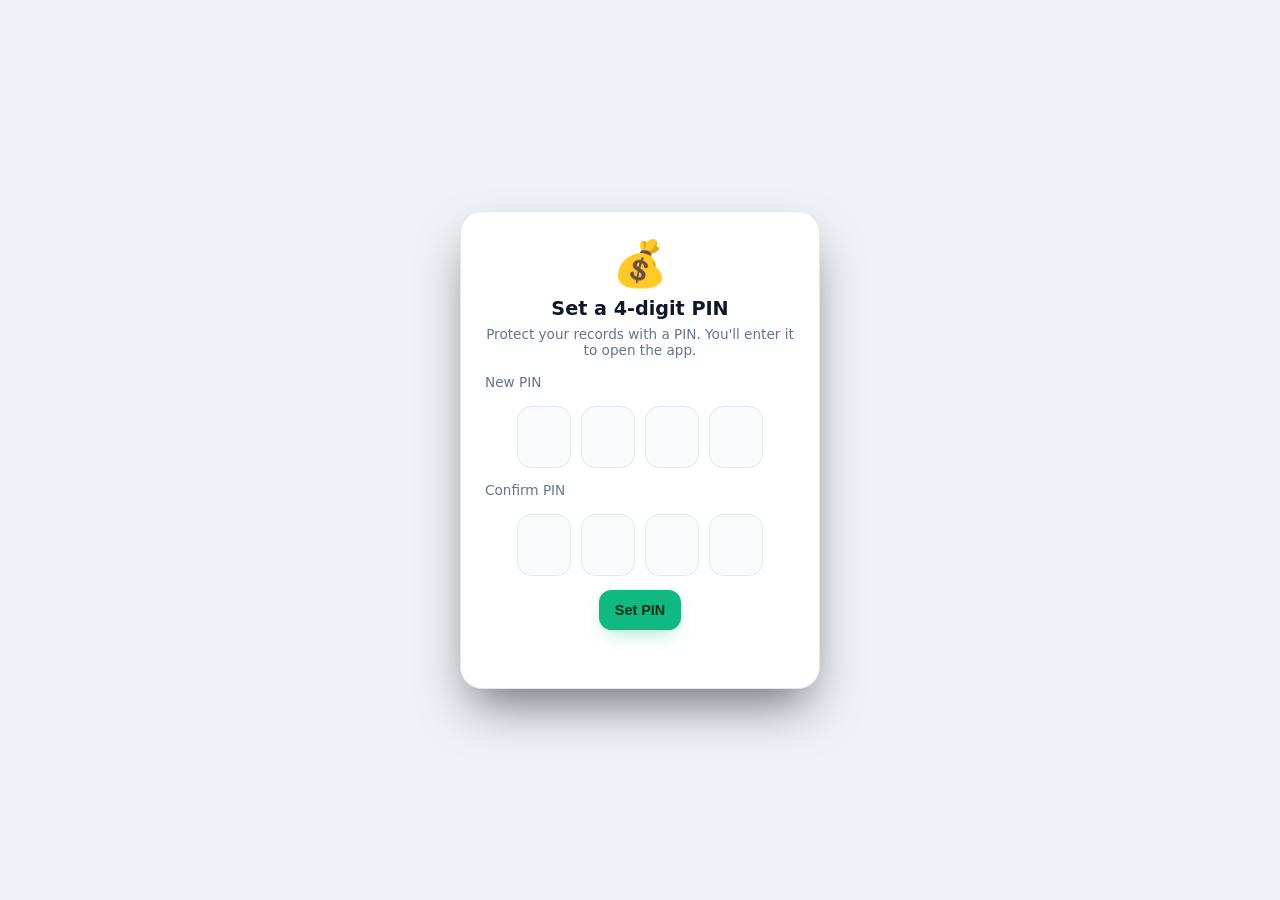
<file: index.html>
<!DOCTYPE html>
<html lang="en">
<head>
  <meta charset="UTF-8" />
  <meta name="viewport" content="width=device-width, initial-scale=1.0, viewport-fit=cover" />
  <meta name="theme-color" content="#eef2f7" />
  <meta name="author" content="Jongparkour" />
  <meta name="description" content="Offline debt & payment tracker in Philippine Peso. Built by Jongparkour." />
  <title>Debt Tracker</title>
  <script>
    /* Apply saved theme before paint to avoid a flash. Default = light (v3).
       One-time migration: flip pre-v3 installs (which auto-stored "dark") to light. */
    (function () {
      try {
        if (!localStorage.getItem("dt_theme_v3")) {
          localStorage.setItem("dt_theme", "light");
          localStorage.setItem("dt_theme_v3", "1");
        }
        var t = localStorage.getItem("dt_theme") || "light";
        document.documentElement.setAttribute("data-theme", t);
      } catch (e) {
        document.documentElement.setAttribute("data-theme", "light");
      }
    })();
  </script>
  <!-- iOS "Add to Home Screen": run fullscreen like a native app -->
  <meta name="mobile-web-app-capable" content="yes" />
  <meta name="apple-mobile-web-app-capable" content="yes" />
  <meta name="apple-mobile-web-app-status-bar-style" content="black-translucent" />
  <meta name="apple-mobile-web-app-title" content="Debt Tracker" />
  <link rel="manifest" href="./manifest.json" />
  <link rel="icon" type="image/png" href="./icon-192.png" />
  <link rel="apple-touch-icon" href="./icon-192.png" />
  <link rel="stylesheet" href="./style.css" />
</head>
<body>

  <!-- ============ LOCK SCREEN (shown by default, JS hides it) ============ -->
  <div id="lockScreen" class="lock">
    <div class="lock-box">
      <div class="lock-logo">💰</div>

      <!-- First run: set a PIN -->
      <div id="lockSetup" class="lock-panel hidden">
        <h2>Set a 4-digit PIN</h2>
        <p class="muted">Protect your records with a PIN. You'll enter it to open the app.</p>
        <label class="pin-label muted">New PIN</label>
        <input id="pinNew" type="password" inputmode="numeric" maxlength="4" autocomplete="off" />
        <label class="pin-label muted">Confirm PIN</label>
        <input id="pinConfirm" type="password" inputmode="numeric" maxlength="4" autocomplete="off" />
        <button class="btn primary" id="pinSetBtn">Set PIN</button>
        <p id="lockSetupMsg" class="lock-msg"></p>
      </div>

      <!-- Setup: show the recovery code -->
      <div id="lockRecovery" class="lock-panel hidden">
        <h2>Save your recovery code</h2>
        <p class="muted">If you forget your PIN, this is the <b>only</b> way back in. Write it down and keep it somewhere safe — it won't be shown again.</p>
        <div class="recovery-code" id="recCode"></div>
        <button class="btn" id="recCopyBtn">Copy code</button>
        <label class="rec-ack"><input type="checkbox" id="recAck" /> I've saved my recovery code</label>
        <button class="btn primary" id="recContinueBtn">Continue</button>
        <p id="recMsg" class="lock-msg"></p>
      </div>

      <!-- Optional: enroll biometrics -->
      <div id="lockEnroll" class="lock-panel hidden">
        <h2>Enable quick unlock?</h2>
        <p class="muted">Use your fingerprint or face to unlock next time. Your PIN still works as a backup.</p>
        <button class="btn primary" id="bioEnableBtn">Enable fingerprint / face</button>
        <button class="btn" id="bioSkipBtn">Skip for now</button>
        <p id="lockEnrollMsg" class="lock-msg"></p>
      </div>

      <!-- Returning: unlock (auto-submits once the 4-digit PIN is complete) -->
      <div id="lockUnlock" class="lock-panel hidden">
        <h2>Welcome back</h2>
        <p class="muted">Enter your PIN to continue.</p>
        <input id="pinEnter" type="password" inputmode="numeric" maxlength="4" autocomplete="off" />
        <button class="bio-icon hidden" id="bioUnlockBtn" title="Use fingerprint / face" aria-label="Use fingerprint / face">
          <svg viewBox="0 0 24 24" width="26" height="26" fill="none" stroke="currentColor" stroke-width="2" stroke-linecap="round" stroke-linejoin="round" aria-hidden="true">
            <path d="M2 12C2 6.5 6.5 2 12 2a10 10 0 0 1 8 4" />
            <path d="M5 19.5C5.5 18 6 15 6 12c0-.7.12-1.37.34-2" />
            <path d="M17.29 21.02c.12-.6.43-2.3.5-3.02" />
            <path d="M12 10a2 2 0 0 0-2 2c0 1.02-.1 2.51-.26 4" />
            <path d="M8.65 22c.21-.66.45-1.32.57-2" />
            <path d="M14 13.12c0 2.38 0 6.38-1 8.88" />
            <path d="M2 16h.01" />
            <path d="M21.8 16c.2-2 .131-5.354 0-6" />
            <path d="M9 6.8a6 6 0 0 1 9 5.2c0 .47 0 1.17-.02 2" />
          </svg>
        </button>
        <button class="btn ghost" id="forgotPinBtn">Forgot PIN?</button>
        <p id="lockUnlockMsg" class="lock-msg"></p>
      </div>

      <!-- Forgot PIN: recover via code, or erase -->
      <div id="lockForgot" class="lock-panel hidden">
        <h2>Reset your PIN</h2>
        <p class="muted">Enter your recovery code to set a new PIN.</p>
        <input id="recInput" type="text" autocomplete="off" spellcheck="false" placeholder="XXXX-XXXX-XXXX-XXXX" />
        <button class="btn primary" id="recVerifyBtn">Verify code</button>
        <button class="btn" id="forgotBackBtn">Back</button>
        <p id="forgotMsg" class="lock-msg"></p>
        <hr class="rec-hr" />
        <button class="btn danger" id="resetAppBtn">Erase everything &amp; start over</button>
        <p class="muted rec-small">Only if you've lost your code. This permanently deletes all debtors and payments. Export a CSV first if you still can.</p>
      </div>
    </div>
  </div>

  <!-- ============ LIST VIEW ============ -->
  <main id="listView" class="view">

    <header class="page-header">
      <div class="page-title">
        <h1>Debt Tracker</h1>
      </div>
      <div class="page-actions">
        <span id="offlineBadge" class="badge hidden">Offline</span>
        <button class="btn add-btn" id="addDebtorBtn">+ Add debtor</button>
        <button id="settingsBtn" class="icon-btn hidden" title="Settings" aria-label="Settings">⚙️</button>
      </div>
    </header>

    <!-- Dashboard: hero + secondary stats -->
    <section class="dashboard">
      <div class="hero">
        <p class="hero-label">Outstanding debt</p>
        <p class="hero-value money" id="statOutstanding">₱0.00</p>
        <div class="hero-bar"><span id="heroBar" style="width:0%"></span></div>
        <p class="hero-sub"><span id="statCollectedPct">0%</span> of total collected</p>
      </div>
      <div class="secondary">
        <div class="stat">
          <span class="stat-label">Collected</span>
          <span class="stat-value money" id="statCollected">₱0.00</span>
        </div>
        <div class="stat">
          <span class="stat-label">Debtors</span>
          <span class="stat-value" id="statDebtors">0</span>
        </div>
        <div class="stat">
          <span class="stat-label">Paid in full</span>
          <span class="stat-value" id="statPaidFull">0</span>
        </div>
      </div>
    </section>

    <!-- Debtors -->
    <section class="debtors-section">
      <div id="listControls">
        <div class="section-head">
          <h2>Debtors</h2>
          <span id="summary" class="muted"></span>
        </div>
        <div class="toolbar">
          <input id="search" class="search" type="search" placeholder="🔍 Search by name" />
          <select id="filter" class="filter">
            <option value="all">All</option>
            <option value="active">Active debts</option>
            <option value="paid">Fully paid</option>
          </select>
        </div>
        <div class="toolbar export-bar">
          <button class="btn small ghost" id="exportBtn">⬇ Export CSV</button>
          <button class="btn small ghost" id="importBtn">⬆ Import CSV</button>
        </div>
      </div>
      <input type="file" id="importFile" accept=".csv,text/csv,text/plain" hidden />

      <div id="list" class="cards"></div>

      <!-- Friendly empty state -->
      <div id="empty" class="empty-state hidden">
        <div class="empty-icon">👥</div>
        <h3>No debtors yet</h3>
        <p>Keep track of who owes you what. Add your first debtor and payments will show up here.</p>
        <button class="btn primary" id="emptyAddBtn">+ Add your first debtor</button>
      </div>
      <p id="noMatch" class="empty hidden">No debtors match your search.</p>
    </section>
  </main>

  <!-- ============ DETAILS VIEW ============ -->
  <main id="detailView" class="view hidden">
    <button class="btn ghost back" id="backBtn">← Back</button>
    <div id="detailContent"></div>
  </main>

  <!-- ============ SETTINGS VIEW ============ -->
  <main id="settingsView" class="view hidden">
    <button class="btn ghost back" id="settingsBackBtn">← Back to dashboard</button>
    <h1 class="settings-h1">Settings</h1>
    <div id="settingsBody"></div>
    <div class="savebar">
      <button class="btn ghost" id="settingsDiscard">Discard</button>
      <button class="btn primary" id="settingsSave" disabled>Save changes</button>
    </div>
  </main>

  <!-- ============ MODAL ============ -->
  <div id="modalOverlay" class="overlay hidden">
    <div class="modal">
      <h3 id="modalTitle">Edit</h3>
      <div id="modalBody"></div>
      <div class="modal-actions">
        <button class="btn ghost" id="modalCancel">Cancel</button>
        <button class="btn primary" id="modalSave">Save</button>
      </div>
    </div>
  </div>

  <div id="toast" class="toast hidden"></div>

  <footer class="site-footer">
    <div id="apkPromo">
      <a class="apk-link" href="./get-app.html" rel="noopener">📱 Download Android app (APK)</a>
      <p class="apk-note">Android only — tap the file after downloading and allow “install from unknown sources” when asked. On iPhone: open this page in Safari → Share → <b>Add to Home Screen</b>.</p>
    </div>
    <p class="footer-mark">Jongparkour · Debt Tracker v3.39</p>
  </footer>

  <script src="./qrcode.js"></script>
  <script src="./db.js"></script>
  <script src="./app.js"></script>
  <script src="./auth.js"></script>

  <!-- Cloudflare Web Analytics (cookieless; anonymous pageviews only — no app data leaves the device) -->
  <script defer src="https://static.cloudflareinsights.com/beacon.min.js" data-cf-beacon='{"token": "6e128fc0e8d84f66aa7cfa9da3234949"}'></script>
  <!-- End Cloudflare Web Analytics -->
</body>
</html>
</file>
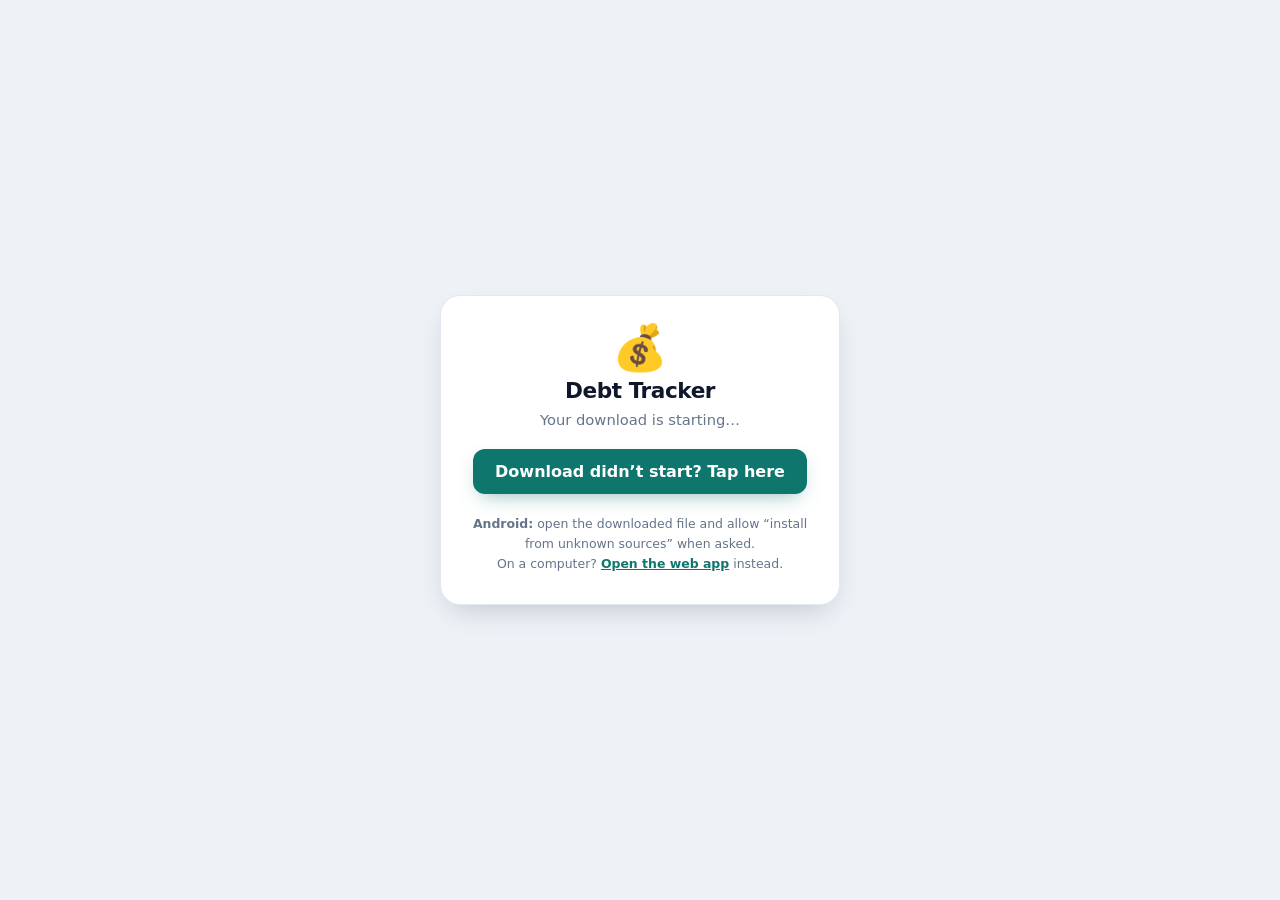
<file: get-app.html>
<!DOCTYPE html>
<html lang="en">
<head>
  <meta charset="UTF-8" />
  <meta name="viewport" content="width=device-width, initial-scale=1.0, viewport-fit=cover" />
  <meta name="theme-color" content="#0f766e" />
  <title>Get Debt Tracker</title>
  <link rel="icon" type="image/png" href="./icon-192.png" />
  <style>
    * { box-sizing: border-box; }
    body {
      margin: 0; min-height: 100vh;
      display: flex; align-items: center; justify-content: center;
      font-family: system-ui, -apple-system, "Segoe UI", Roboto, sans-serif;
      background: #eef2f7; color: #0f172a; padding: 24px;
    }
    .card {
      background: #fff; border: 1px solid #e2e8f0; border-radius: 20px;
      box-shadow: 0 12px 30px -12px rgba(15,23,42,.25);
      max-width: 400px; width: 100%; padding: 30px 26px; text-align: center;
    }
    .logo { font-size: 2.8rem; line-height: 1; margin-bottom: 8px; }
    h1 { margin: 0 0 6px; font-size: 1.35rem; font-weight: 800; letter-spacing: -.02em; }
    .msg { margin: 6px 0 18px; color: #64748b; font-size: .92rem; line-height: 1.5; }
    .btn {
      display: inline-block; background: #0f766e; color: #fff; text-decoration: none;
      font-weight: 700; padding: 13px 22px; border-radius: 12px; font-size: 1rem;
      box-shadow: 0 8px 20px -8px rgba(15,118,110,.5);
    }
    .btn:active { filter: brightness(1.1); }
    .note { margin: 20px 0 0; font-size: .78rem; color: #64748b; line-height: 1.6; }
    .note a { color: #0f766e; font-weight: 600; }
    .steps { text-align: left; margin: 0 auto 20px; max-width: 300px; padding-left: 20px; color: #334155; font-size: .95rem; line-height: 1.7; }
    .steps b { color: #0f172a; }
  </style>
  <!-- Cloudflare Web Analytics — views of this page = download/install intent count -->
  <script defer src="https://static.cloudflareinsights.com/beacon.min.js" data-cf-beacon='{"token": "6e128fc0e8d84f66aa7cfa9da3234949"}'></script>
</head>
<body>
  <div class="card" id="card"></div>
  <script>
    (function () {
      var isIOS =
        /iP(hone|od|ad)/.test(navigator.userAgent) ||
        (navigator.platform === "MacIntel" && navigator.maxTouchPoints > 1); // iPadOS
      var card = document.getElementById("card");

      if (isIOS) {
        // iPhone/iPad can't install an APK — guide them to install the web app.
        card.innerHTML =
          '<div class="logo">💰</div>' +
          '<h1>Install on iPhone</h1>' +
          '<p class="msg">iPhone can’t use Android files, so install the web app instead — ' +
          'it works offline and behaves like a real app:</p>' +
          '<ol class="steps">' +
          '<li>Open this page in <b>Safari</b> (if it isn’t already).</li>' +
          '<li>Tap the <b>Share</b> button (the square with an up-arrow).</li>' +
          '<li>Choose <b>Add to Home Screen</b>.</li>' +
          '</ol>' +
          '<a class="btn" href="./index.html">Open the app now</a>' +
          '<p class="note">Then open it from your Home Screen like any app.</p>';
      } else {
        // Android / desktop → offer the APK and auto-start the download.
        card.innerHTML =
          '<div class="logo">💰</div>' +
          '<h1>Debt Tracker</h1>' +
          '<p class="msg" id="msg">Your download is starting…</p>' +
          '<a class="btn" id="dl" href="./debt-tracker.apk" download="debt-tracker.apk">Download didn’t start? Tap here</a>' +
          '<p class="note"><b>Android:</b> open the downloaded file and allow ' +
          '“install from unknown sources” when asked.<br>' +
          'On a computer? <a href="./index.html">Open the web app</a> instead.</p>';
        setTimeout(function () {
          try { document.getElementById("dl").click(); } catch (e) {}
        }, 600);
      }
    })();
  </script>
</body>
</html>
</file>
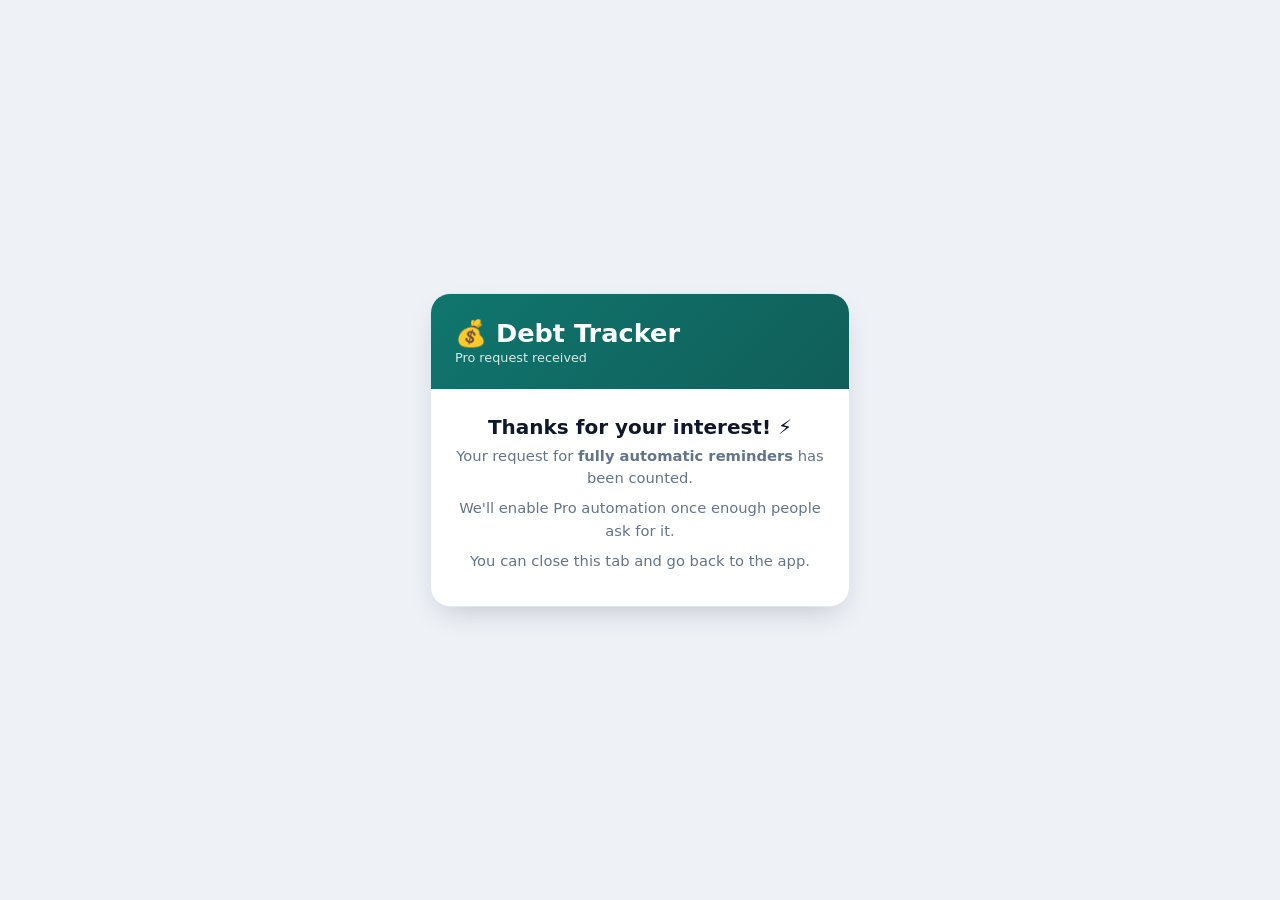
<file: pro-request.html>
<!DOCTYPE html>
<html lang="en">
<head>
  <meta charset="UTF-8" />
  <meta name="viewport" content="width=device-width, initial-scale=1.0, viewport-fit=cover" />
  <meta name="theme-color" content="#0f766e" />
  <title>Pro request received</title>
  <link rel="icon" type="image/png" href="./icon-192.png" />
  <style>
    * { box-sizing: border-box; }
    body {
      margin: 0; min-height: 100vh;
      display: flex; align-items: center; justify-content: center;
      font-family: system-ui, -apple-system, "Segoe UI", Roboto, sans-serif;
      background: #eef2f7; color: #0f172a; padding: 24px;
    }
    .card {
      background: #fff; border: 1px solid #e2e8f0; border-radius: 20px; overflow: hidden;
      box-shadow: 0 12px 30px -12px rgba(15,23,42,.25); max-width: 420px; width: 100%;
    }
    .banner { background: linear-gradient(135deg,#0f766e,#115e59); color: #fff; padding: 24px; }
    .banner .logo { font-size: 1.6rem; font-weight: 800; }
    .banner .sub { font-size: .8rem; opacity: .85; margin-top: 2px; }
    .body { padding: 26px 24px; text-align: center; }
    .body h1 { margin: 0 0 6px; font-size: 1.25rem; }
    .body p { margin: 0 0 8px; color: #64748b; font-size: .92rem; line-height: 1.5; }
    .close { margin-top: 16px; font-size: .8rem; color: #0f766e; }
  </style>
  <!-- Cloudflare Web Analytics — views of this page = number of Pro requests -->
  <script defer src="https://static.cloudflareinsights.com/beacon.min.js" data-cf-beacon='{"token": "6e128fc0e8d84f66aa7cfa9da3234949"}'></script>
</head>
<body>
  <div class="card">
    <div class="banner">
      <div class="logo">💰 Debt Tracker</div>
      <div class="sub">Pro request received</div>
    </div>
    <div class="body">
      <h1>Thanks for your interest! ⚡</h1>
      <p>Your request for <b>fully automatic reminders</b> has been counted.</p>
      <p>We'll enable Pro automation once enough people ask for it.</p>
      <p class="close">You can close this tab and go back to the app.</p>
    </div>
  </div>
</body>
</html>
</file>
<file: style.css>
/* ===== Dark theme = default (navy / teal redesign) ===== */
:root {
  --bg: #080d1a;
  --card: #121a2d;
  --ink: #e2e8f0;
  --muted: #94a3b8;
  --line: #1e293b;
  --input-bg: #0b1120;
  --btn-bg: #0b1120;
  --subtle-bg: #0b1120;
  --pill-bg: rgba(245, 158, 11, 0.12);
  --pill-ink: #fbbf24;
  --pill-paid-bg: rgba(20, 184, 166, 0.12);
  --pill-paid-ink: #5eead4;
  --pill-active-bg: rgba(16, 185, 129, 0.12);
  --pill-active-ink: #34d399;
  --pill-over-bg: rgba(244, 63, 94, 0.12);
  --pill-over-ink: #fb7185;
  --danger-border: rgba(244, 63, 94, 0.35);

  --brand: #0d9488;        /* teal-600 header */
  --brand-hover: #0f766e;
  --brand-ink: #ffffff;
  --accent: #10b981;       /* emerald primary */
  --accent-hover: #059669;
  --accent-ink: #052e16;
  --danger: #fb7185;
  --ok: #34d399;
  --warn: #fbbf24;
  --radius: 16px;
  --radius-sm: 12px;
  --shadow: 0 4px 6px -1px rgba(0, 0, 0, 0.35), 0 2px 4px -2px rgba(0, 0, 0, 0.3);
  --hero-bg: linear-gradient(135deg, #0f766e, #115e59); /* teal — pops on dark bg */
}

/* ===== Light theme (opt-in via toggle) ===== */
:root[data-theme="light"] {
  --bg: #eef2f7;
  --card: #ffffff;
  --ink: #0f172a;
  --muted: #64748b;
  --line: #e2e8f0;
  --input-bg: #f8fafc;
  --btn-bg: #ffffff;
  --subtle-bg: #f8fafc;
  --pill-bg: #fef3c7;
  --pill-ink: #92400e;
  --pill-paid-bg: #ccfbf1;
  --pill-paid-ink: #0f766e;
  --pill-active-bg: #d1fae5;
  --pill-active-ink: #047857;
  --pill-over-bg: #ffe4e6;
  --pill-over-ink: #be123c;
  --danger-border: #fecaca;

  --brand: #0d9488;
  --brand-hover: #0f766e;
  --accent: #10b981;
  --accent-hover: #059669;
  --accent-ink: #052e16;
  --danger: #dc2626;
  --ok: #16a34a;
  --warn: #b45309;
  --shadow: 0 4px 6px -1px rgba(0, 0, 0, 0.08), 0 2px 4px -2px rgba(0, 0, 0, 0.04);
  --hero-bg: #0f1729; /* dark navy — pops on the light page (mockup) */
}

* { box-sizing: border-box; }

body {
  margin: 0;
  font-family: system-ui, -apple-system, "Segoe UI", Roboto, sans-serif;
  background: var(--bg);
  color: var(--ink);
  -webkit-tap-highlight-color: transparent;
}

.hidden { display: none !important; }

/* ---------- App bar ---------- */
.app-bar {
  position: sticky;
  top: 0;
  z-index: 5;
  background: var(--brand);
  color: var(--brand-ink);
  padding: 14px 16px;
  padding-top: max(14px, env(safe-area-inset-top));
  display: flex;
  align-items: center;
  gap: 10px;
  box-shadow: var(--shadow);
}
.app-bar .app-bar-title { display: flex; flex-direction: column; line-height: 1.1; }
.app-bar h1 { font-size: 1.2rem; margin: 0; letter-spacing: -0.01em; }
.app-bar .app-bar-sub {
  font-size: 0.62rem;
  color: rgba(255, 255, 255, 0.72);
  font-weight: 500;
}
.app-bar .brand-mark {
  width: 34px; height: 34px;
  display: flex; align-items: center; justify-content: center;
  background: rgba(255, 255, 255, 0.18);
  border-radius: 11px;
  font-size: 1.1rem;
}

.app-bar-right {
  margin-left: auto;
  display: flex;
  align-items: center;
  gap: 8px;
}
.badge {
  background: rgba(255, 255, 255, 0.2);
  padding: 3px 10px;
  border-radius: 999px;
  font-size: 0.75rem;
}
.icon-btn {
  background: rgba(255, 255, 255, 0.15);
  border: none;
  color: #fff;
  width: 34px;
  height: 34px;
  border-radius: 50%;
  font-size: 1rem;
  cursor: pointer;
  display: flex;
  align-items: center;
  justify-content: center;
}
.icon-btn:active { background: rgba(255, 255, 255, 0.28); }

/* ---------- Lock screen ---------- */
.lock {
  position: fixed;
  inset: 0;
  z-index: 100;
  background: var(--bg);
  display: flex;
  align-items: center;
  justify-content: center;
  padding: 20px;
  padding-top: max(20px, env(safe-area-inset-top));
}
.lock-box {
  background: var(--card);
  border: 1px solid var(--line);
  border-radius: 22px;
  box-shadow: 0 25px 50px -12px rgba(0, 0, 0, 0.55);
  padding: 30px 24px;
  width: 100%;
  max-width: 360px;
  text-align: center;
}
.lock-logo {
  font-size: 2.8rem;
  line-height: 1;
  margin: 0 auto 10px;
}
.lock-box h2 { margin: 0 0 6px; font-size: 1.2rem; }
.lock-box .muted { font-size: 0.85rem; margin: 0 0 16px; }
.lock-box input {
  text-align: center;
  letter-spacing: 0.3em;
  font-size: 1.2rem;
  margin-bottom: 12px;
}
.lock-box .btn { width: 100%; margin-bottom: 8px; }
/* Biometric unlock — icon only, no container */
.bio-icon {
  width: 44px;
  height: 44px;
  margin: 6px auto 10px;
  padding: 0;
  display: flex;
  align-items: center;
  justify-content: center;
  background: none;
  border: none;
  color: var(--accent);
  cursor: pointer;
  transition: transform 0.1s, opacity 0.15s;
}
.bio-icon:active { transform: scale(0.9); opacity: 0.7; }
.lock-msg {
  min-height: 1.1em;
  margin: 6px 0 0;
  font-size: 0.82rem;
  color: var(--danger);
}
.lock-msg.ok { color: var(--ok); }

/* ---------- 4-box PIN input ---------- */
.pin-field { position: relative; margin: 4px 0 14px; }
.pin-field > input {
  position: absolute;
  inset: 0;
  width: 100%;
  height: 100%;
  opacity: 0;
  z-index: 2;
  cursor: pointer;
  margin: 0;
  letter-spacing: normal;
  font-size: 16px; /* avoid iOS zoom on focus */
}
.pin-boxes {
  display: flex;
  gap: 10px;
  justify-content: center;
}
.pin-box {
  width: 54px;
  height: 62px;
  border: 1.5px solid var(--line);
  border-radius: 14px;
  background: var(--input-bg);
  display: flex;
  align-items: center;
  justify-content: center;
  font-size: 2rem;
  line-height: 1;
  color: var(--ink);
  transition: border-color 0.15s, box-shadow 0.15s;
}
.pin-box.filled { border-color: var(--accent); }
.pin-box.active {
  border-color: var(--accent);
  box-shadow: 0 0 0 3px rgba(16, 185, 129, 0.16);
}
.pin-field.compact .pin-box { width: 44px; height: 50px; font-size: 1.5rem; border-radius: 11px; }
.pin-field.compact .pin-boxes { gap: 8px; justify-content: flex-start; }
/* Wrong-PIN flash: every box turns red, dots included. */
.pin-field.error .pin-box {
  border-color: var(--danger);
  background: rgba(244, 63, 94, 0.14);
  color: var(--danger);
  box-shadow: 0 0 0 3px rgba(244, 63, 94, 0.14);
}

@keyframes shake {
  10%, 90% { transform: translateX(-2px); }
  20%, 80% { transform: translateX(4px); }
  30%, 50%, 70% { transform: translateX(-8px); }
  40%, 60% { transform: translateX(8px); }
}
.lock-box.shake { animation: shake 0.4s; }

/* ---------- Recovery code ---------- */
.recovery-code {
  font-family: "Courier New", ui-monospace, monospace;
  font-size: 1.15rem;
  font-weight: 700;
  letter-spacing: 0.12em;
  background: var(--subtle-bg);
  border: 1px dashed var(--brand);
  border-radius: 10px;
  padding: 14px 10px;
  margin: 4px 0 12px;
  word-break: break-all;
  user-select: all;
}
.rec-ack {
  display: flex;
  align-items: center;
  gap: 8px;
  font-size: 0.85rem;
  color: var(--muted);
  text-align: left;
  margin: 8px 0 12px;
}
.rec-ack input { width: auto; margin: 0; }
.rec-hr { border: none; border-top: 1px solid var(--line); margin: 16px 0; }
.rec-small { font-size: 0.78rem; margin-top: 8px; }

/* ---------- Settings modal: biometric row ---------- */
.settings-bio {
  display: flex;
  align-items: center;
  justify-content: space-between;
  gap: 10px;
  padding: 10px 12px;
  border: 1px solid var(--line);
  border-radius: 10px;
  margin-top: 4px;
}
.settings-bio .muted { font-size: 0.85rem; }

/* ---------- Layout ---------- */
.view {
  max-width: 960px;
  margin: 0 auto;
  padding: 22px 18px 48px;
}

/* ---------- Page header ---------- */
.page-header {
  display: flex;
  align-items: flex-start;
  justify-content: space-between;
  gap: 12px;
  margin-bottom: 22px;
}
.page-title h1 {
  margin: 0;
  font-size: 1.6rem;
  font-weight: 800;
  letter-spacing: -0.02em;
}
.page-title p { margin: 3px 0 0; font-size: 0.85rem; color: var(--muted); }
.page-actions { display: flex; align-items: center; gap: 8px; flex-shrink: 0; }
.add-btn {
  background: var(--hero-bg);
  color: #fff;
  border: none;
  font-weight: 700;
  padding: 10px 16px;
  border-radius: 10px;
  box-shadow: var(--shadow);
  width: auto;
}
.add-btn:active { filter: brightness(1.15); }
/* Header pills (offline badge + settings gear) styled for the light surface */
.page-actions .badge {
  background: var(--pill-over-bg);
  color: var(--pill-over-ink);
  font-weight: 600;
}
.page-actions .icon-btn {
  background: none;
  border: none;
  color: var(--ink);
}
.page-actions .icon-btn:active { background: none; }

/* ---------- Dashboard: hero + secondary stats ---------- */
.dashboard {
  display: grid;
  grid-template-columns: 1fr;
  gap: 14px;
  margin-bottom: 26px;
}
@media (min-width: 720px) {
  .dashboard { grid-template-columns: 1.6fr 1fr; }
}

.hero {
  background: var(--hero-bg);
  color: #fff;
  border-radius: 18px;
  padding: 24px;
  box-shadow: 0 14px 30px -14px rgba(15, 23, 42, 0.55);
  display: flex;
  flex-direction: column;
  justify-content: center;
}
.hero-label {
  margin: 0;
  font-size: 0.7rem;
  font-weight: 700;
  text-transform: uppercase;
  letter-spacing: 0.09em;
  color: rgba(255, 255, 255, 0.6);
}
.hero-value {
  margin: 8px 0 16px;
  font-size: 2.6rem;
  font-weight: 800;
  letter-spacing: -0.03em;
  line-height: 1;
}
.hero-bar {
  height: 6px;
  border-radius: 999px;
  background: rgba(255, 255, 255, 0.16);
  overflow: hidden;
}
.hero-bar span {
  display: block;
  height: 100%;
  border-radius: 999px;
  background: var(--accent);
  transition: width 0.5s ease;
}
.hero-sub { margin: 10px 0 0; font-size: 0.78rem; color: rgba(255, 255, 255, 0.72); }
.hero-sub span { color: #fff; font-weight: 700; }

.secondary {
  display: grid;
  grid-template-columns: repeat(3, 1fr);
  gap: 12px;
}
@media (min-width: 720px) { .secondary { grid-template-columns: 1fr; } }
.stat {
  background: var(--card);
  border: 1px solid var(--line);
  border-radius: 14px;
  padding: 14px 16px;
  box-shadow: var(--shadow);
  display: flex;
  flex-direction: column;
  gap: 4px;
  justify-content: center;
}
.stat-label {
  font-size: 0.64rem;
  font-weight: 600;
  text-transform: uppercase;
  letter-spacing: 0.06em;
  color: var(--muted);
}
.stat-value { font-size: 1.3rem; font-weight: 800; letter-spacing: -0.02em; }

.section-head {
  display: flex;
  align-items: baseline;
  justify-content: space-between;
  margin-bottom: 10px;
}
.section-head h2 { margin: 0; font-size: 1.05rem; }

/* ---------- Fields ---------- */
.field { margin-bottom: 12px; }
.field label {
  display: block;
  font-size: 0.8rem;
  color: var(--muted);
  margin-bottom: 5px;
}
input, textarea, select {
  width: 100%;
  padding: 12px 13px;
  border: 1px solid var(--line);
  border-radius: var(--radius-sm);
  font-size: 1rem;
  background: var(--input-bg);
  color: var(--ink);
  font-family: inherit;
}
textarea { resize: vertical; min-height: 68px; }
input:focus, textarea:focus, select:focus {
  outline: 2px solid var(--brand);
  border-color: var(--brand);
}

/* ---------- Buttons ---------- */
.btn {
  border: 1px solid var(--line);
  background: var(--btn-bg);
  color: var(--ink);
  padding: 11px 15px;
  border-radius: var(--radius-sm);
  font-size: 0.9rem;
  cursor: pointer;
  font-weight: 600;
  transition: filter 0.15s, background 0.15s, transform 0.1s;
}
.btn:active { transform: scale(0.98); filter: brightness(0.96); }
.btn.primary {
  background: var(--accent);
  color: var(--accent-ink);
  border-color: var(--accent);
  box-shadow: 0 8px 20px -8px rgba(16, 185, 129, 0.5);
}
.btn.primary:active { background: var(--accent-hover); }
.btn.danger { color: var(--danger); border-color: var(--danger-border); }
.btn.ghost { background: transparent; border-color: transparent; }
.btn.small { padding: 9px 12px; font-size: 0.82rem; }
.btn.tiny { padding: 6px 10px; font-size: 0.75rem; }
.btn.primary { width: auto; }

/* Payment receipt summary (shown after recording a payment) */
.receipt-list { list-style: none; margin: 0 0 4px; padding: 0; }
.receipt-list li {
  display: flex;
  justify-content: space-between;
  gap: 12px;
  padding: 8px 0;
  border-top: 1px solid var(--line);
  font-size: 0.9rem;
}
.receipt-list li span { color: var(--muted); }

/* Import dialogs: duplicate list + choice buttons */
.dup-list { margin: 8px 0; padding-left: 20px; }
.dup-list li { margin: 2px 0; }
.choice-actions { display: flex; gap: 10px; margin-top: 16px; }
.choice-actions .btn { flex: 1 1 auto; }
.back { margin-bottom: 12px; padding-left: 0; }

/* ---------- Toolbar (search / filter / export) ---------- */
.toolbar {
  display: flex;
  gap: 8px;
  margin-bottom: 10px;
}
.toolbar .search { flex: 1 1 0; min-width: 0; }
.toolbar .filter {
  flex: 0 0 auto;
  width: auto;
  min-width: 130px;
  padding: 11px 12px;
  border: 1px solid var(--line);
  border-radius: 10px;
  font-size: 0.9rem;
  background: var(--input-bg);
  color: var(--ink);
}
.export-bar { margin-bottom: 16px; }
.export-bar .btn { flex: 1 1 auto; }

/* ---------- Cards ---------- */
.cards {
  display: grid;
  grid-template-columns: 1fr;
  gap: 14px;
}
@media (min-width: 620px) { .cards { grid-template-columns: repeat(2, 1fr); } }
@media (min-width: 900px) { .cards { grid-template-columns: repeat(3, 1fr); } }

/* ---------- Debtor cards (list) ---------- */
.dcard {
  background: var(--card);
  border: 1px solid var(--line);
  border-radius: 16px;
  padding: 18px;
  box-shadow: var(--shadow);
  cursor: pointer;
  display: flex;
  flex-direction: column;
  transition: transform 0.15s ease, box-shadow 0.15s ease, border-color 0.15s ease;
}
.dcard:hover {
  transform: translateY(-2px);
  box-shadow: 0 12px 24px -14px rgba(15, 23, 42, 0.4);
  border-color: var(--muted);
}
.dcard-top {
  display: flex;
  align-items: flex-start;
  justify-content: space-between;
  gap: 10px;
  margin-bottom: 8px;
}
.dcard-name { margin: 0; font-size: 1.02rem; font-weight: 700; letter-spacing: -0.01em; }
.dcard-amount {
  margin: 2px 0 12px;
  font-size: 1.7rem;
  font-weight: 800;
  letter-spacing: -0.02em;
  display: flex;
  align-items: baseline;
  gap: 8px;
}
.dcard-amount-label {
  font-size: 0.62rem;
  font-weight: 600;
  text-transform: uppercase;
  letter-spacing: 0.06em;
  color: var(--muted);
}
.dcard-bar {
  height: 5px;
  border-radius: 999px;
  background: var(--line);
  overflow: hidden;
  margin-bottom: 6px;
}
.dcard-bar span { display: block; height: 100%; background: var(--accent); border-radius: 999px; }
.dcard-sub { margin: 0 0 10px; font-size: 0.74rem; color: var(--muted); }
.dcard-meta { display: flex; flex-wrap: wrap; gap: 6px; margin-bottom: 10px; }
.dcard-due, .dcard-rule {
  font-size: 0.72rem;
  font-weight: 600;
  color: var(--muted);
  background: var(--subtle-bg);
  border: 1px solid var(--line);
  padding: 4px 9px;
  border-radius: 999px;
}
.dcard-due.overdue {
  color: var(--pill-over-ink);
  background: var(--pill-over-bg);
  border-color: var(--danger-border);
}
.dcard-note { margin: 0 0 12px; font-size: 0.8rem; color: var(--muted); font-style: italic; }
.dcard-warn {
  font-size: 0.72rem;
  font-weight: 600;
  color: var(--warn);
  background: var(--subtle-bg);
  border: 1px solid var(--warn);
  padding: 4px 9px;
  border-radius: 999px;
}
.warn-note { color: var(--warn); }
.dcard-actions { display: flex; flex-wrap: wrap; gap: 8px; margin-top: auto; padding-top: 4px; }
.dcard-actions .btn { flex: 0 0 auto; width: auto; }
.badge-paid {
  flex-shrink: 0;
  font-size: 0.72rem;
  font-weight: 700;
  color: var(--pill-paid-ink);
  background: var(--pill-paid-bg);
  padding: 5px 11px;
  border-radius: 999px;
  white-space: nowrap;
}

/* ---------- Empty state ---------- */
.empty-state {
  text-align: center;
  padding: 48px 24px;
  border: 1.5px dashed var(--line);
  border-radius: 18px;
  background: var(--card);
}
.empty-state .empty-icon {
  width: 56px;
  height: 56px;
  margin: 0 auto 16px;
  display: flex;
  align-items: center;
  justify-content: center;
  background: var(--subtle-bg);
  border-radius: 50%;
  font-size: 1.5rem;
}
.empty-state h3 { margin: 0 0 6px; font-size: 1.1rem; }
.empty-state p {
  margin: 0 auto 20px;
  max-width: 340px;
  font-size: 0.86rem;
  color: var(--muted);
  line-height: 1.5;
}

/* ---------- Modal helpers (add/edit forms) ---------- */
.modal-intro { margin: 0 0 14px; font-size: 0.85rem; }
.about-list { margin: 0; padding-left: 18px; font-size: 0.9rem; line-height: 1.5; color: var(--ink); }
.about-list li { margin: 5px 0; }
.field-row { display: flex; gap: 12px; }
.field-row .field { flex: 1 1 0; min-width: 0; }
.more-fields { margin-top: 2px; }
.more-fields summary {
  cursor: pointer;
  font-size: 0.8rem;
  font-weight: 600;
  color: var(--accent);
  padding: 6px 0;
  list-style: none;
}
.more-fields summary::-webkit-details-marker { display: none; }
.more-fields[open] summary { margin-bottom: 6px; }

.card {
  background: var(--card);
  border: 1px solid var(--line);
  border-radius: var(--radius);
  padding: 16px;
  box-shadow: var(--shadow);
  cursor: pointer;
  transition: border-color 0.15s, background 0.15s;
}
.card:hover { border-color: #2b3a55; }
.card-head {
  display: flex;
  align-items: center;
  justify-content: space-between;
  gap: 8px;
  margin-bottom: 12px;
}
.card-head h2, .card-head h3 { margin: 0; font-size: 1.05rem; }
.card-head h2 { cursor: default; }

.pill {
  background: var(--pill-bg);
  color: var(--pill-ink);
  border: 1px solid transparent;
  padding: 3px 10px;
  border-radius: 999px;
  font-size: 0.68rem;
  font-weight: 700;
  white-space: nowrap;
  text-transform: uppercase;
  letter-spacing: 0.03em;
}
.pill.paid { background: var(--pill-paid-bg); color: var(--pill-paid-ink); }
.pill.active { background: var(--pill-active-bg); color: var(--pill-active-ink); }
.pill.overdue { background: var(--pill-over-bg); color: var(--pill-over-ink); }

/* Card footer: remaining balance + actions */
.card-foot {
  display: flex;
  align-items: center;
  justify-content: space-between;
  gap: 10px;
  margin-top: 14px;
  padding-top: 12px;
  border-top: 1px solid var(--line);
}
.remaining .rem-label {
  display: block;
  font-size: 0.6rem;
  text-transform: uppercase;
  letter-spacing: 0.06em;
  color: var(--muted);
  font-weight: 600;
}
.remaining .rem-value { font-size: 1.15rem; font-weight: 800; letter-spacing: -0.01em; }
.remaining .rem-value.settled { color: var(--muted); text-decoration: line-through; }
.card-foot-actions { display: flex; align-items: center; gap: 8px; }
.btn.pay-btn {
  background: var(--pill-active-bg);
  color: var(--pill-active-ink);
  border-color: var(--pill-active-bg);
  padding: 8px 13px;
}
.btn.icon-danger {
  background: transparent;
  border: none;
  color: var(--muted);
  padding: 7px;
  font-size: 0.95rem;
}
.btn.icon-danger:active { color: var(--danger); }

.stats {
  display: grid;
  grid-template-columns: repeat(auto-fit, minmax(90px, 1fr));
  gap: 8px;
  margin-bottom: 10px;
}
.stats div { display: flex; flex-direction: column; gap: 2px; }
.stats .muted { font-size: 0.72rem; }
.stats b { font-size: 0.95rem; }
.stats.big b { font-size: 1.1rem; }

.rule {
  margin: 0 0 10px;
  font-size: 0.85rem;
  color: var(--muted);
  background: var(--subtle-bg);
  padding: 8px 10px;
  border-radius: 8px;
}
/* Plain rule line on list cards */
.card-rule { margin: 0 0 12px; font-size: 0.78rem; color: var(--muted); }
.card-rule b { color: var(--ink); font-weight: 600; }
.pin-label { display: block; text-align: left; font-size: 0.72rem; margin: 8px 2px 0; }

.progress {
  height: 6px;
  background: var(--input-bg);
  border: 1px solid var(--line);
  border-radius: 999px;
  overflow: hidden;
  margin-bottom: 6px;
}
.progress span {
  display: block;
  height: 100%;
  background: #2dd4bf;
  transition: width 0.5s;
}
.paid-row {
  display: flex;
  justify-content: space-between;
  font-size: 0.66rem;
  color: var(--muted);
  margin-bottom: 2px;
}

.card-actions {
  display: flex;
  flex-wrap: wrap;
  gap: 8px;
  align-items: center;
}
.card-actions .pay-input { flex: 1 1 110px; min-width: 90px; }

/* ---------- Detail view ---------- */
.detail-card { margin-bottom: 18px; }
.add-pay { display: flex; flex-wrap: wrap; gap: 8px; margin-top: 6px; }
.add-pay .pay-input { flex: 1 1 130px; }

.months-title { font-size: 1rem; margin: 6px 0 12px; }

.month {
  background: var(--card);
  border-radius: var(--radius);
  box-shadow: var(--shadow);
  margin-bottom: 12px;
  overflow: hidden;
}
.month-head {
  display: flex;
  justify-content: space-between;
  align-items: center;
  gap: 8px;
  padding: 11px 14px;
  background: var(--subtle-bg);
  border-bottom: 1px solid var(--line);
  font-size: 0.9rem;
}
.pay-list { list-style: none; margin: 0; padding: 0; }
.pay-row {
  display: flex;
  align-items: center;
  justify-content: space-between;
  padding: 11px 14px;
  border-bottom: 1px solid var(--line);
  gap: 8px;
}
.pay-row:last-child { border-bottom: none; }
.pay-row-actions { display: flex; gap: 6px; }

/* ---------- Empty / muted ---------- */
.muted { color: var(--muted); }
.empty {
  text-align: center;
  color: var(--muted);
  padding: 24px;
  font-size: 0.9rem;
}

/* ---------- Modal ---------- */
.overlay {
  position: fixed;
  inset: 0;
  background: rgba(8, 13, 26, 0.8);
  -webkit-backdrop-filter: blur(6px);
  backdrop-filter: blur(6px);
  display: flex;
  align-items: center;
  justify-content: center;
  padding: 16px;
  z-index: 20;
}
.modal {
  background: var(--card);
  color: var(--ink);
  border: 1px solid var(--line);
  border-radius: var(--radius);
  padding: 22px;
  width: 100%;
  max-width: 420px;
  max-height: 85vh;
  overflow-y: auto;
  box-shadow: 0 25px 50px -12px rgba(0, 0, 0, 0.6);
}

/* While any modal is open, prevent the page behind it from scrolling. */
body.modal-open { overflow: hidden; }
.modal h3 { color: var(--ink); }
.modal .field label { color: var(--muted); }
.modal h3 { margin: 0 0 14px; }
.modal-actions {
  display: flex;
  justify-content: flex-end;
  gap: 8px;
  margin-top: 16px;
}

/* ---------- Motion / transitions ---------- */
@keyframes viewIn {
  from { opacity: 0; transform: translateY(8px); }
  to   { opacity: 1; transform: none; }
}
@keyframes fadeIn {
  from { opacity: 0; }
  to   { opacity: 1; }
}
@keyframes popIn {
  from { opacity: 0; transform: scale(0.96) translateY(6px); }
  to   { opacity: 1; transform: none; }
}
@keyframes cardIn {
  from { opacity: 0; transform: translateY(10px); }
  to   { opacity: 1; transform: none; }
}

/* View switch (list <-> detail) */
.view:not(.hidden) { animation: viewIn 0.28s ease both; }

/* Modal: overlay fades, dialog pops in */
.overlay:not(.hidden) { animation: fadeIn 0.2s ease; }
.overlay:not(.hidden) .modal { animation: popIn 0.22s ease both; }

/* Cards: staggered fade — only when JS adds .enter (fresh loads, not on search) */
.card.enter { animation: cardIn 0.35s ease both; }

/* ---------- Footer / maker's mark ---------- */
.site-footer {
  text-align: center;
  color: var(--muted);
  font-size: 0.78rem;
  letter-spacing: 0.02em;
  padding: 24px 16px;
  padding-bottom: max(24px, env(safe-area-inset-bottom));
}
.site-footer .apk-link {
  display: inline-block;
  background: var(--hero-bg);
  color: #fff;
  font-weight: 700;
  text-decoration: none;
  padding: 11px 20px;
  border-radius: 10px;
  font-size: 0.9rem;
  box-shadow: var(--shadow);
}
.site-footer .apk-link:active { filter: brightness(1.12); }
.site-footer .apk-note {
  max-width: 460px;
  margin: 12px auto 0;
  font-size: 0.72rem;
  line-height: 1.55;
}
.site-footer .footer-mark { margin: 16px 0 0; opacity: 0.75; }

/* ---------- Toast ---------- */
.toast {
  position: fixed;
  left: 50%;
  bottom: 24px;
  transform: translate(-50%, 14px); /* start slightly lower + hidden */
  opacity: 0;
  transition: opacity 0.25s ease, transform 0.25s ease;
  background: #1e293b; /* always dark, readable in light & dark themes */
  color: #ffffff;
  padding: 11px 18px;
  border-radius: 999px;
  font-size: 0.88rem;
  font-weight: 500;
  border: 1px solid rgba(255, 255, 255, 0.12);
  box-shadow: 0 6px 20px rgba(0, 0, 0, 0.35);
  z-index: 30;
}
.toast.show {
  opacity: 1;
  transform: translate(-50%, 0);
}

/* ---------- Monthly expected-vs-paid indicators ---------- */
.month-status {
  font-size: 0.72rem;
  font-weight: 700;
  padding: 3px 8px;
  border-radius: 999px;
  white-space: nowrap;
}
.month-status.met  { background: var(--pill-paid-bg); color: var(--pill-paid-ink); }
.month-status.short{ background: var(--pill-bg);      color: var(--pill-ink); }
.month-expected {
  font-size: 0.75rem;
  color: var(--muted);
  padding: 6px 14px 0;
}
.month-bar {
  height: 5px;
  background: var(--line);
  border-radius: 999px;
  overflow: hidden;
  margin: 6px 14px 10px;
}
.month-bar span { display: block; height: 100%; background: var(--brand); }
.month-bar span.over { background: var(--ok); }

/* This-month chip on the person card */
.this-month {
  display: flex;
  align-items: center;
  justify-content: space-between;
  gap: 8px;
  font-size: 0.8rem;
  background: var(--subtle-bg);
  border: 1px solid var(--line);
  border-radius: 8px;
  padding: 7px 10px;
  margin: 0 0 12px;
}
.this-month .mt-label { color: var(--muted); }

/* ---------- Person loans (detail view) ---------- */
.loans { margin: 14px 0 18px; }
.loans-head {
  display: flex;
  align-items: center;
  justify-content: space-between;
  margin-bottom: 8px;
}
.loans-head h3 { margin: 0; font-size: 1rem; }
.loan {
  display: flex;
  align-items: center;
  justify-content: space-between;
  gap: 8px;
  background: var(--card);
  border: 1px solid var(--line);
  border-radius: 10px;
  padding: 10px 12px;
  margin-bottom: 8px;
}
.loan-info b { font-size: 0.95rem; }
.loan-info small { display: block; color: var(--muted); font-size: 0.78rem; margin-top: 2px; }
.loan-actions { display: flex; gap: 6px; flex-shrink: 0; }

/* ---------- Hide amounts (blur until tapped) ---------- */
.hide-amounts .money:not(.revealed) {
  filter: blur(8px);
  cursor: pointer;
  user-select: none;
  -webkit-user-select: none;
  transition: filter 0.18s ease;
}
/* Keep the blurred blob from spilling past its own box */
.hide-amounts .money { border-radius: 4px; }
.hide-amounts .money.revealed { filter: none; }

/* ---------- Settings screen ---------- */
.settings-h1 { margin: 0 0 18px; font-size: 1.5rem; font-weight: 800; letter-spacing: -0.02em; }
.settings-card {
  background: var(--card);
  border: 1px solid var(--line);
  border-radius: 16px;
  padding: 20px;
  box-shadow: var(--shadow);
  margin-bottom: 16px;
}
.settings-card-head { display: flex; align-items: flex-start; gap: 12px; margin-bottom: 16px; }
.settings-card-icon {
  width: 38px; height: 38px; flex-shrink: 0;
  display: flex; align-items: center; justify-content: center;
  background: var(--subtle-bg); border: 1px solid var(--line);
  border-radius: 11px; font-size: 1.1rem;
}
.settings-card-title h2 { margin: 0; font-size: 1.05rem; font-weight: 700; }
.pro-badge {
  display: inline-block;
  vertical-align: middle;
  margin-left: 6px;
  font-size: 0.6rem;
  font-weight: 800;
  letter-spacing: 0.06em;
  color: var(--accent-ink);
  background: var(--accent);
  padding: 2px 7px;
  border-radius: 999px;
}
.settings-card-title p { margin: 2px 0 0; font-size: 0.8rem; color: var(--muted); }

/* Segmented theme toggle */
.theme-seg {
  display: inline-flex;
  gap: 4px;
  background: var(--subtle-bg);
  border: 1px solid var(--line);
  border-radius: 12px;
  padding: 4px;
}
.theme-seg .seg-btn {
  border: none;
  background: transparent;
  color: var(--muted);
  font-weight: 600;
  font-size: 0.85rem;
  padding: 8px 18px;
  border-radius: 9px;
  cursor: pointer;
  transition: background 0.15s, color 0.15s;
}
.theme-seg .seg-btn.active {
  background: var(--accent);
  color: #fff;
  box-shadow: 0 2px 6px -2px rgba(16, 185, 129, 0.5);
}

/* Payment-plan frequency toggle (full-width, inside modals) */
.plan-seg {
  display: flex;
  gap: 4px;
  background: var(--subtle-bg);
  border: 1px solid var(--line);
  border-radius: 12px;
  padding: 4px;
}
.plan-seg .seg-btn {
  flex: 1;
  border: none;
  background: transparent;
  color: var(--muted);
  font-weight: 600;
  font-size: 0.9rem;
  padding: 10px 0;
  border-radius: 9px;
  cursor: pointer;
  transition: background 0.15s, color 0.15s;
}
.plan-seg .seg-btn.active {
  background: var(--accent);
  color: #fff;
  box-shadow: 0 2px 6px -2px rgba(16, 185, 129, 0.5);
}
.plan-hint {
  margin: 8px 2px 2px;
  font-size: 0.78rem;
  color: var(--muted);
  min-height: 1em;
}

/* PIN helper text */
.pin-help { margin: 6px 0 4px; font-size: 0.76rem; color: var(--muted); }
.pin-help.bad { color: var(--danger); }
.pin-help.good { color: var(--ok); }

/* Setting row (label + caption + control) */
.setting-row {
  display: flex;
  align-items: center;
  justify-content: space-between;
  gap: 14px;
  padding: 12px 0;
  border-top: 1px solid var(--line);
}
.setting-row-text { display: flex; flex-direction: column; gap: 2px; min-width: 0; }
.setting-row-label { font-size: 0.9rem; font-weight: 600; }
.setting-row-cap { font-size: 0.76rem; color: var(--muted); }

/* iOS-style switch */
.switch { position: relative; flex-shrink: 0; width: 46px; height: 28px; cursor: pointer; }
.switch input { position: absolute; opacity: 0; width: 100%; height: 100%; margin: 0; cursor: pointer; }
.switch-track { position: absolute; inset: 0; background: var(--line); border-radius: 999px; transition: background 0.2s; }
.switch-thumb {
  position: absolute; top: 3px; left: 3px;
  width: 22px; height: 22px;
  background: #fff; border-radius: 50%;
  box-shadow: 0 1px 3px rgba(0, 0, 0, 0.3);
  transition: transform 0.2s;
}
.switch input:checked + .switch-track { background: var(--accent); }
.switch input:checked + .switch-track .switch-thumb { transform: translateX(18px); }

/* Feedback char counter */
.char-count { text-align: right; font-size: 0.72rem; color: var(--muted); margin-top: 4px; }

/* Inline field validation (e.g. empty feedback) */
.input-error {
  border-color: var(--danger) !important;
  box-shadow: 0 0 0 3px rgba(244, 63, 94, 0.14);
}
.input-error:focus { outline-color: var(--danger) !important; border-color: var(--danger) !important; }
.field-error { color: var(--danger); font-size: 0.76rem; margin: 6px 2px 0; }

/* Share: install QR code */
.qr-box { margin-top: 16px; text-align: center; }
.qr-img {
  display: inline-block;
  background: #fff;              /* white quiet-zone so it scans in dark theme too */
  padding: 12px;
  border-radius: 12px;
  border: 1px solid var(--line);
  line-height: 0;
}
.qr-img img { display: block; width: 200px; height: 200px; image-rendering: pixelated; }
.qr-cap { margin: 12px 0; font-size: 0.76rem; color: var(--muted); }
.qr-actions { display: flex; gap: 8px; justify-content: center; }

/* Subtle text link (e.g. "Or add manually") */
.link-btn {
  display: block;
  margin: 18px auto 2px;
  background: none;
  border: none;
  padding: 6px;
  color: var(--muted);
  font-size: 0.8rem;
  text-decoration: underline;
  cursor: pointer;
}
.link-btn:hover { color: var(--ink); }

/* Danger / lock card */
.danger-card {
  display: flex;
  align-items: center;
  justify-content: space-between;
  gap: 14px;
  border-color: var(--danger-border);
  background: var(--pill-over-bg);
}
.danger-btn { flex-shrink: 0; background: var(--danger); color: #fff; border-color: var(--danger); font-weight: 700; }
.danger-btn:active { filter: brightness(0.94); }

.settings-msg { min-height: 1.1em; margin: 4px 2px 0; font-size: 0.82rem; color: var(--danger); }
.settings-msg.ok { color: var(--ok); }

/* Sticky Save / Discard bar */
.savebar {
  position: sticky;
  bottom: 0;
  display: flex;
  gap: 10px;
  justify-content: flex-end;
  padding: 12px 0;
  margin-top: 8px;
  background: linear-gradient(to top, var(--bg) 72%, transparent);
}
.savebar .btn { min-width: 130px; }
.savebar .btn.primary:disabled { opacity: 0.5; cursor: not-allowed; box-shadow: none; }
@media (max-width: 560px) {
  .savebar .btn { flex: 1 1 0; min-width: 0; }
}

/* ---------- Respect users who prefer no motion ---------- */
@media (prefers-reduced-motion: reduce) {
  *,
  *::before,
  *::after {
    animation-duration: 0.001ms !important;
    animation-iteration-count: 1 !important;
    transition-duration: 0.001ms !important;
  }
}
</file>
